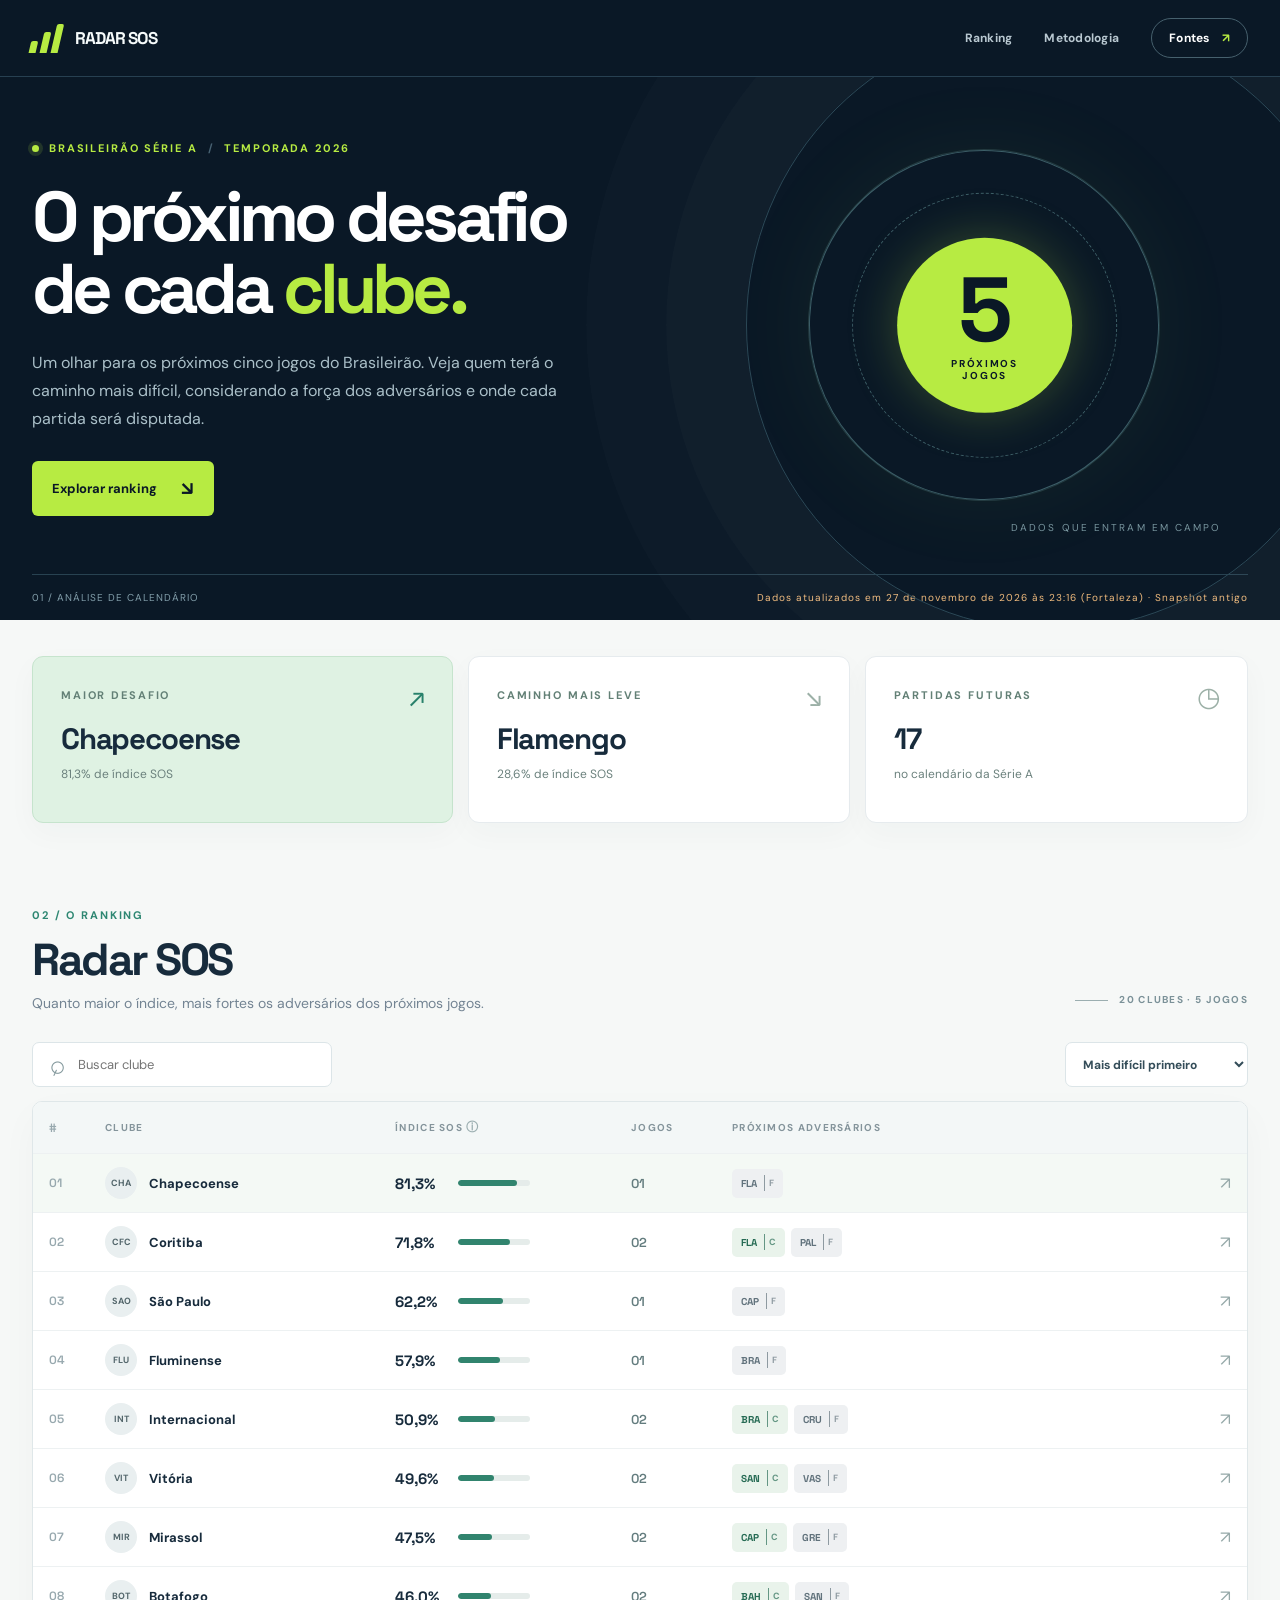
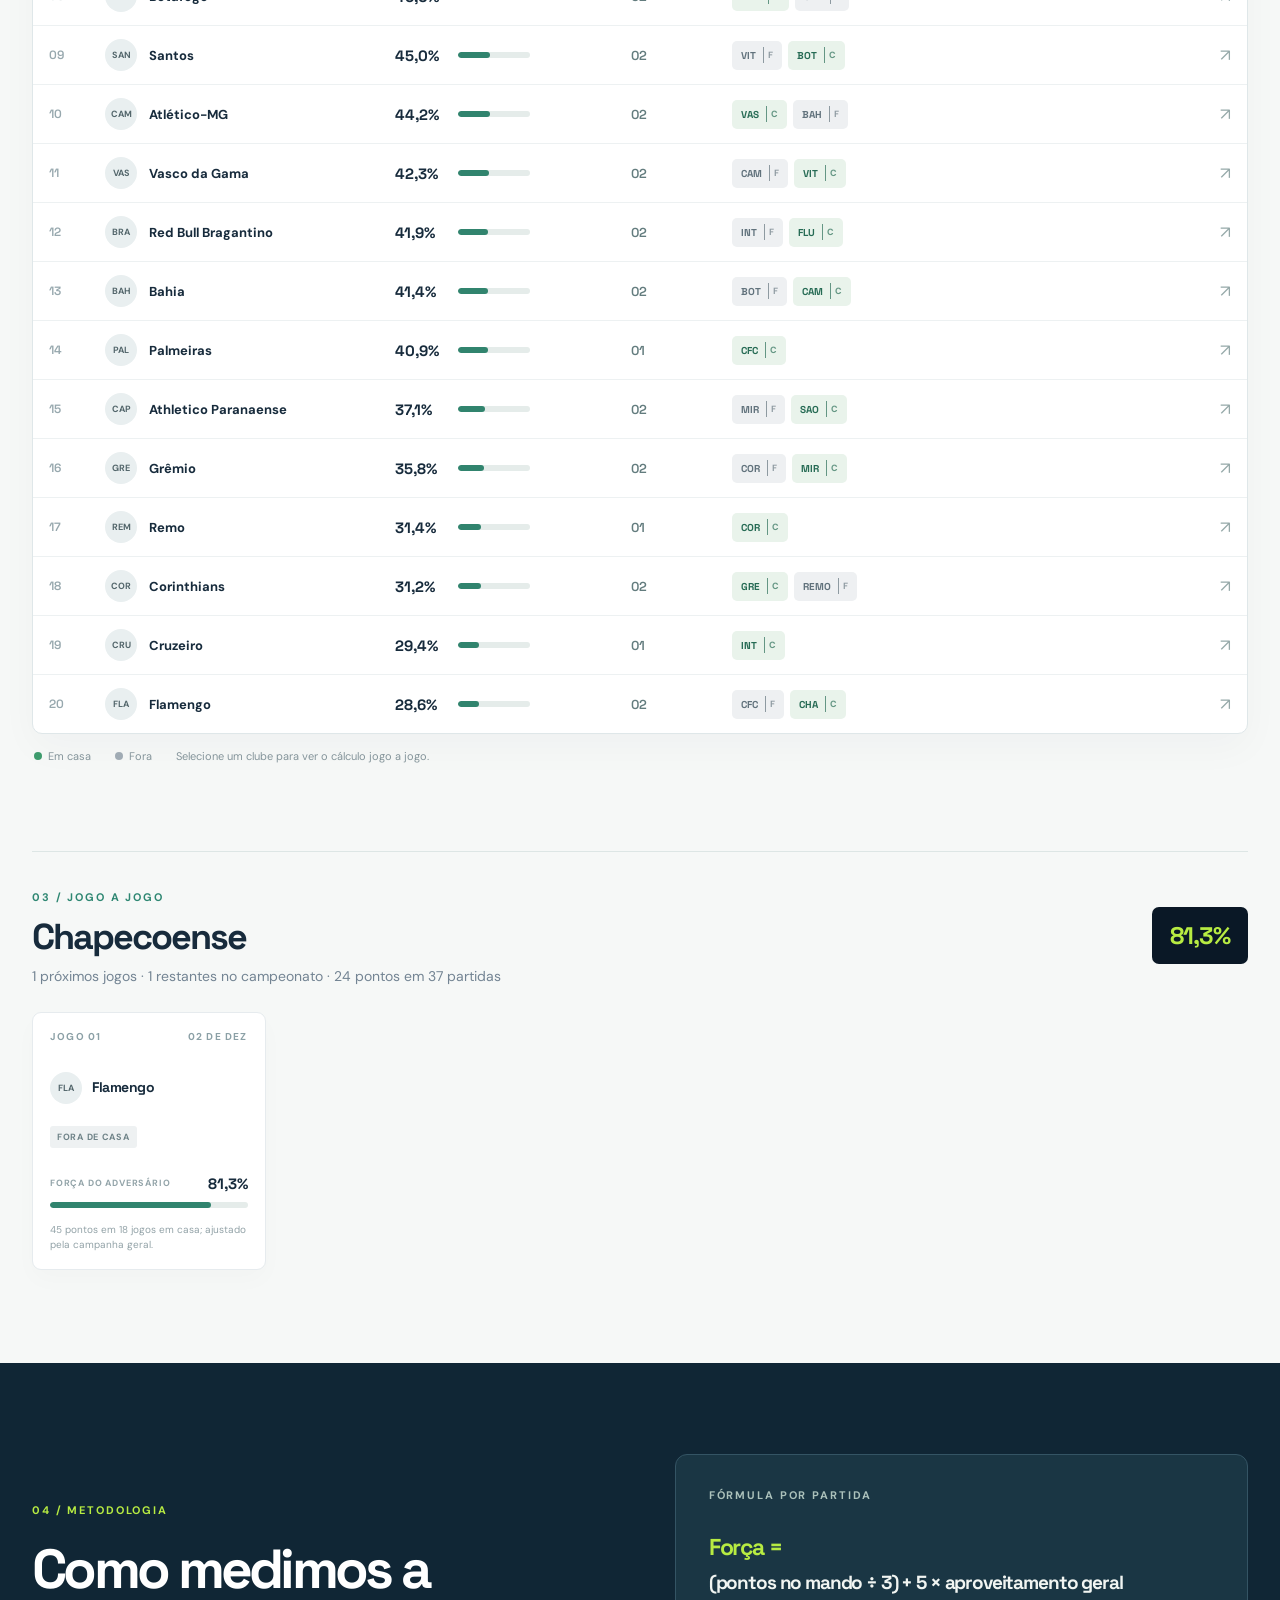
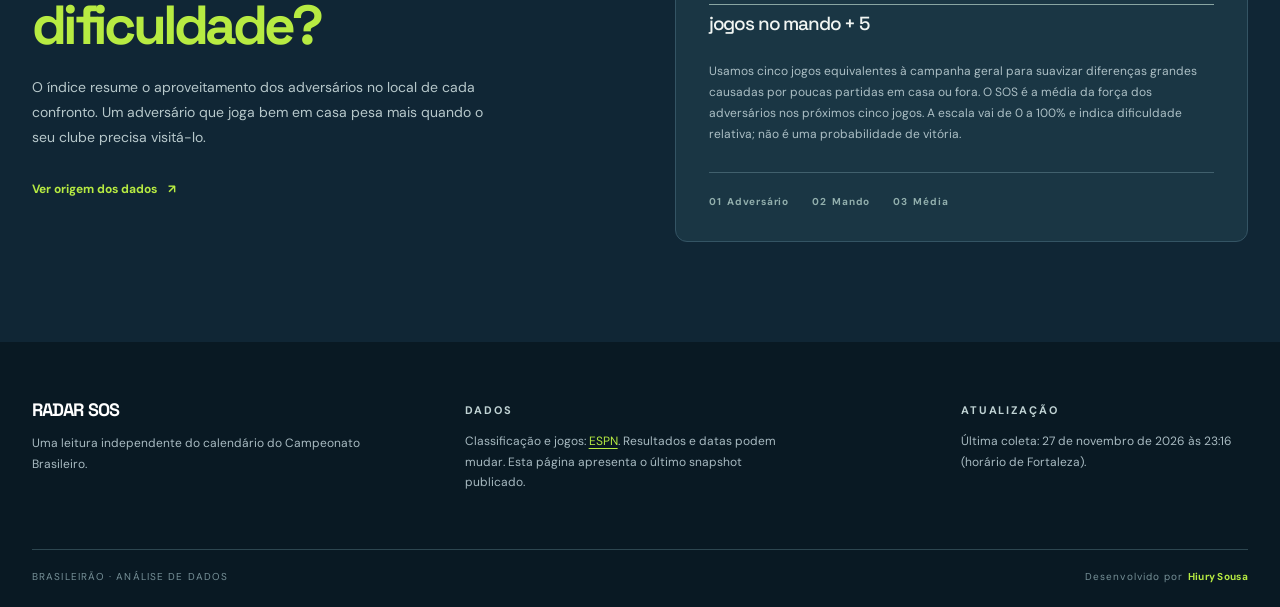
<file: index.html>
<!doctype html>
<html lang="pt-BR">
<head>
  <meta charset="utf-8">
  <meta name="viewport" content="width=device-width, initial-scale=1">
  <meta name="theme-color" content="#0a1826">
  <meta name="description" content="Radar SOS: ranking de dificuldade dos próximos cinco jogos de cada clube do Brasileirão Série A, com dados da ESPN e ajuste por mando de campo.">
  <title>Radar SOS | Brasileirão</title>
  <link rel="icon" type="image/svg+xml" href="favicon.svg">
  <link rel="preconnect" href="https://fonts.googleapis.com">
  <link rel="preconnect" href="https://fonts.gstatic.com" crossorigin>
  <link href="https://fonts.googleapis.com/css2?family=DM+Sans:wght@400;500;600;700&family=Space+Grotesk:wght@400;500;600;700&display=swap" rel="stylesheet">
  <link rel="stylesheet" href="assets/style.css">
  <script src="assets/app.js" defer></script>
</head>
<body>
  <header class="site-header">
    <div class="shell header-inner">
      <a class="brand" href="#top" aria-label="Radar SOS, início"><span class="brand-mark" aria-hidden="true"><i></i><i></i><i></i></span><span>RADAR SOS</span></a>
      <nav aria-label="Navegação principal"><a href="#ranking">Ranking</a><a href="#metodologia">Metodologia</a><a class="source-link" href="#fontes">Fontes <span aria-hidden="true">↗</span></a></nav>
    </div>
  </header>

  <main id="top">
    <section class="hero">
      <div class="shell hero-grid">
        <div class="hero-copy">
          <div class="eyebrow"><span class="live-dot"></span> BRASILEIRÃO SÉRIE A <span class="eyebrow-divider">/</span> <span id="season-label">TEMPORADA</span></div>
          <h1>O próximo desafio<br>de cada <em>clube.</em></h1>
          <p>Um olhar para os próximos cinco jogos do Brasileirão. Veja quem terá o caminho mais difícil, considerando a força dos adversários e onde cada partida será disputada.</p>
          <a class="primary-link" href="#ranking">Explorar ranking <span aria-hidden="true">↘</span></a>
        </div>
        <div class="hero-visual" aria-hidden="true">
          <div class="pitch pitch-outer"><div class="pitch pitch-middle"><div class="pitch pitch-inner"><span>5</span><small>PRÓXIMOS<br>JOGOS</small></div></div></div>
          <span class="visual-caption">DADOS QUE ENTRAM EM CAMPO</span>
        </div>
      </div>
      <div class="shell hero-bottom"><span>01 / ANÁLISE DE CALENDÁRIO</span><span id="refresh-label">Carregando dados…</span></div>
    </section>

    <section class="overview shell" aria-label="Resumo do ranking">
      <div class="overview-card overview-lead"><span class="stat-kicker">MAIOR DESAFIO</span><div class="stat-value" id="hardest-team">—</div><span class="stat-note" id="hardest-score">Aguardando dados</span><span class="stat-icon" aria-hidden="true">↗</span></div>
      <div class="overview-card"><span class="stat-kicker">CAMINHO MAIS LEVE</span><div class="stat-value" id="easiest-team">—</div><span class="stat-note" id="easiest-score">Aguardando dados</span><span class="stat-icon" aria-hidden="true">↘</span></div>
      <div class="overview-card"><span class="stat-kicker">PARTIDAS FUTURAS</span><div class="stat-value" id="remaining-games">—</div><span class="stat-note">no calendário da Série A</span><span class="stat-icon" aria-hidden="true">◷</span></div>
    </section>

    <section id="ranking" class="ranking-section shell">
      <div class="section-heading"><div><span class="section-kicker">02 / O RANKING</span><h2>Radar SOS</h2><p>Quanto maior o índice, mais fortes os adversários dos próximos jogos.</p></div><div class="heading-aside"><span class="aside-line"></span> 20 CLUBES · 5 JOGOS</div></div>
      <div class="toolbar"><label class="search-box"><span aria-hidden="true">⌕</span><span class="sr-only">Buscar clube</span><input id="search" type="search" placeholder="Buscar clube" autocomplete="off"></label><label class="sort-box"><span class="sr-only">Ordenar ranking</span><select id="sort"><option value="hardest">Mais difícil primeiro</option><option value="easiest">Mais fácil primeiro</option></select></label></div>
      <div class="table-frame"><table><thead><tr><th class="rank-cell">#</th><th>CLUBE</th><th>ÍNDICE SOS <span title="Média da força dos adversários no local dos próximos cinco jogos">ⓘ</span></th><th>JOGOS</th><th>PRÓXIMOS ADVERSÁRIOS</th><th class="action-cell"></th></tr></thead><tbody id="ranking-body"><tr><td colspan="6" class="table-message">Carregando ranking…</td></tr></tbody></table></div>
      <p class="table-footnote"><span class="legend-item"><i class="legend-home"></i> Em casa</span><span class="legend-item"><i class="legend-away"></i> Fora</span><span>Selecione um clube para ver o cálculo jogo a jogo.</span></p>
      <div id="page-error" class="page-error" role="alert" hidden></div>
    </section>

    <section id="detalhes" class="detail-section shell" aria-live="polite"><div class="detail-heading"><div><span class="section-kicker">03 / JOGO A JOGO</span><h2 id="detail-title">Selecione um clube</h2><p id="detail-subtitle">Veja como cada adversário contribui para o índice.</p></div><span class="detail-score" id="detail-score">—</span></div><div class="game-grid" id="game-grid"></div></section>

    <section id="metodologia" class="method-section"><div class="shell method-grid"><div><span class="section-kicker">04 / METODOLOGIA</span><h2>Como medimos a<br><em>dificuldade?</em></h2><p>O índice resume o aproveitamento dos adversários no local de cada confronto. Um adversário que joga bem em casa pesa mais quando o seu clube precisa visitá-lo.</p><a href="#fontes">Ver origem dos dados <span aria-hidden="true">↗</span></a></div><div class="formula-panel"><div class="formula-label">FÓRMULA POR PARTIDA</div><div class="formula">Força = <span>(pontos no mando ÷ 3) + 5 × aproveitamento geral</span><b>jogos no mando + 5</b></div><p>Usamos cinco jogos equivalentes à campanha geral para suavizar diferenças grandes causadas por poucas partidas em casa ou fora. O SOS é a média da força dos adversários nos próximos cinco jogos. A escala vai de 0 a 100% e indica dificuldade relativa; não é uma probabilidade de vitória.</p><div class="formula-meta"><span>01&nbsp; Adversário</span><span>02&nbsp; Mando</span><span>03&nbsp; Média</span></div></div></div></section>
  </main>

  <footer id="fontes"><div class="shell footer-grid"><div><span class="footer-brand">RADAR SOS</span><p>Uma leitura independente do calendário do Campeonato Brasileiro.</p></div><div><span class="footer-label">DADOS</span><p>Classificação e jogos: <a id="standings-link" href="https://www.espn.com.br/futebol/classificacao/_/liga/bra.1" target="_blank" rel="noopener noreferrer">ESPN</a>. Resultados e datas podem mudar. Esta página apresenta o último snapshot publicado.</p></div><div><span class="footer-label">ATUALIZAÇÃO</span><p id="footer-updated">Carregando…</p></div></div><div class="shell footer-bottom"><span>BRASILEIRÃO · ANÁLISE DE DADOS</span><span>Desenvolvido por <a href="https://www.linkedin.com/in/hiurysousa/" target="_blank" rel="noopener noreferrer">Hiury Sousa</a></span></div></footer>
</body>
</html>
</file>
<file: assets/style.css>
:root{--navy:#0a1826;--navy-2:#102336;--ink:#172b3c;--muted:#738493;--line:#e6ebee;--paper:#f6f8f7;--green:#b7eb42;--teal:#176f69;--white:#fff}
*{box-sizing:border-box}html{scroll-behavior:smooth}body{margin:0;background:var(--paper);color:var(--ink);font-family:'DM Sans',sans-serif}button,input,select{font:inherit}a{color:inherit;text-decoration:none}.shell{width:min(1240px,calc(100% - 64px));margin:auto}.sr-only{position:absolute;width:1px;height:1px;padding:0;margin:-1px;overflow:hidden;clip:rect(0,0,0,0);white-space:nowrap;border:0}
.site-header{background:var(--navy);color:#f6fbfb;border-bottom:1px solid #274051}.header-inner{height:76px;display:flex;align-items:center;justify-content:space-between;gap:24px}.brand{display:flex;align-items:center;gap:13px;font-family:'Space Grotesk',sans-serif;font-weight:700;font-size:17px;letter-spacing:-.055em;white-space:nowrap}.brand-mark{width:30px;height:30px;display:flex;align-items:flex-end;gap:4px;transform:skew(-13deg)}.brand-mark i{display:block;width:7px;background:var(--green);border-radius:2px 2px 0 0}.brand-mark i:nth-child(1){height:12px}.brand-mark i:nth-child(2){height:21px}.brand-mark i:nth-child(3){height:29px}.site-header nav{display:flex;align-items:center;gap:32px;font-size:12px;font-weight:700;letter-spacing:.02em}.site-header nav a{color:#b9c8d1;transition:color .2s}.site-header nav a:hover{color:var(--green)}.site-header nav .source-link{border:1px solid #46606d;border-radius:99px;padding:11px 17px;color:white}.source-link span{margin-left:9px;color:var(--green)}
.hero{background:var(--navy);color:var(--white);overflow:hidden}.hero-grid{min-height:480px;display:grid;grid-template-columns:1.3fr 1fr;align-items:center;position:relative}.hero-copy{padding:64px 0 58px;position:relative;z-index:2}.eyebrow,.section-kicker,.stat-kicker,.formula-label,.footer-label{font-size:11px;letter-spacing:.17em;font-weight:700}.eyebrow{display:flex;align-items:center;gap:10px;color:var(--green)}.eyebrow-divider{color:#486273}.live-dot{height:7px;width:7px;border-radius:50%;background:var(--green);box-shadow:0 0 0 4px #b7eb4222}.hero h1,.method-section h2{font:700 clamp(46px,5.5vw,78px)/1.02 'Space Grotesk',sans-serif;letter-spacing:-.067em;margin:27px 0 23px}.hero h1 em,.method-section h2 em{font-style:normal;color:var(--green)}.hero-copy>p{font-size:16px;line-height:1.75;color:#abc0c9;max-width:580px;margin:0 0 28px}.primary-link{background:var(--green);color:var(--navy);border-radius:6px;padding:15px 20px;display:inline-flex;gap:24px;align-items:center;font-weight:700;font-size:13px;transition:transform .2s,background .2s}.primary-link:hover{transform:translateY(-2px);background:#c9fa64}.primary-link span{font-size:19px}.hero-visual{height:100%;min-height:400px;position:relative;display:grid;place-items:center}.hero-visual:before{content:'';position:absolute;width:610px;height:610px;border:1px solid #2c4957;border-radius:50%;left:5%;top:50%;transform:translateY(-50%);box-shadow:0 0 0 80px #ffffff04,0 0 0 160px #ffffff03}.pitch{border:1px solid #3c5e67;border-radius:50%;display:grid;place-items:center}.pitch-outer{width:350px;height:350px;transform:rotate(-19deg);box-shadow:0 0 0 1px #44666a66,0 0 90px #9adc3b10}.pitch-middle{width:265px;height:265px;border-style:dashed}.pitch-inner{width:175px;height:175px;background:var(--green);color:var(--navy);display:flex;flex-direction:column;justify-content:center;align-items:center;transform:rotate(19deg);border:none;box-shadow:0 0 50px #b7eb4240}.pitch-inner span{width:100%;font:700 91px/.9 'Space Grotesk',sans-serif;font-variant-numeric:tabular-nums;letter-spacing:0;text-align:center}.pitch-inner small{font-size:10px;line-height:1.2;letter-spacing:.19em;font-weight:700;text-align:center;margin-top:7px}.visual-caption{position:absolute;bottom:40px;right:5%;font-size:10px;color:#78959e;letter-spacing:.21em}.hero-bottom{height:46px;border-top:1px solid #284251;display:flex;align-items:center;justify-content:space-between;color:#829eaa;font-size:10px;letter-spacing:.1em}.hero-bottom .stale{color:#f1bb7d}
.overview{display:grid;grid-template-columns:1.1fr 1fr 1fr;gap:15px;margin-top:36px;margin-bottom:80px}.overview-card{background:#fff;border:1px solid var(--line);border-radius:11px;padding:26px 28px 25px;min-height:167px;position:relative;box-shadow:0 10px 30px #1b354508}.overview-lead{background:#dff2e3;border-color:#c6e4cd}.stat-kicker{color:#638076}.stat-value{font:700 clamp(22px,2.3vw,30px)/1.2 'Space Grotesk',sans-serif;letter-spacing:-.04em;margin:18px 0 5px;max-width:90%}.stat-note{font-size:12px;color:#6b817d}.stat-icon{position:absolute;right:26px;top:22px;color:#9cb0a7;font-size:27px;font-family:'Space Grotesk',sans-serif}.overview-lead .stat-icon{color:#28816b}
.ranking-section{padding-bottom:88px;scroll-margin-top:28px}.section-heading{display:flex;justify-content:space-between;align-items:end;margin-bottom:28px}.section-kicker{color:#2e8772}.section-heading h2,.detail-heading h2{font:700 clamp(31px,3.5vw,46px)/1.08 'Space Grotesk',sans-serif;letter-spacing:-.055em;margin:12px 0 9px}.section-heading p,.detail-heading p{color:var(--muted);font-size:14px;margin:0;line-height:1.5}.heading-aside{font-size:10px;letter-spacing:.13em;font-weight:700;color:#7b9198;white-space:nowrap;padding-bottom:8px}.aside-line{display:inline-block;width:33px;height:1px;background:#9baeb0;vertical-align:middle;margin-right:8px}.toolbar{display:flex;justify-content:space-between;gap:12px;margin-bottom:14px}.search-box,.sort-box{background:#fff;border:1px solid #dce5e8;border-radius:7px;display:flex;align-items:center;height:45px}.search-box{width:300px;padding:0 15px;gap:12px}.search-box span[aria-hidden]{font-size:27px;line-height:1;color:#84999d;transform:rotate(-20deg)}.search-box input{border:0;outline:0;min-width:0;width:100%;font-size:13px;background:transparent;color:var(--ink)}.search-box:focus-within,.sort-box:focus-within{outline:2px solid #76b799;outline-offset:1px}.sort-box select{height:100%;padding:0 34px 0 13px;border:0;outline:0;background:transparent;font-size:12px;font-weight:700;color:#344d59;cursor:pointer}.table-frame{border:1px solid #dfe7e9;background:white;border-radius:10px;overflow-x:auto;box-shadow:0 14px 38px #162b3b08}table{border-collapse:collapse;width:100%;min-width:920px}thead{background:#f3f7f7}th{text-align:left;font-size:10px;letter-spacing:.13em;color:#84949b;font-weight:700;padding:17px 16px;white-space:nowrap}th:nth-child(2){min-width:210px}th:nth-child(3){min-width:174px}th:nth-child(5){min-width:360px}th span{letter-spacing:0;font-size:12px;color:#9baeb0}tbody tr{border-top:1px solid #edf1f2;transition:background .15s}tbody tr:hover,tbody tr.selected{background:#f4f9f5}td{padding:13px 16px;font-size:13px}.rank-cell{width:56px;color:#97a8ae;font:600 12px 'Space Grotesk',sans-serif}.team-button{border:0;background:transparent;cursor:pointer;display:flex;align-items:center;gap:12px;text-align:left;padding:0;color:var(--ink);font-weight:700;max-width:100%}.team-button:hover span:last-child{text-decoration:underline;text-decoration-color:#73b78d;text-underline-offset:3px}.team-badge{height:32px;width:32px;flex:0 0 32px;display:grid;place-items:center;background:#e9eff0;border-radius:50%;font-size:9px;font-weight:700;color:#53666b;position:relative;overflow:hidden}.team-badge img{height:28px;width:28px;object-fit:contain;position:absolute;background:#e9eff0}.score-cell{display:flex;align-items:center;gap:12px}.score-cell strong{font:700 15px 'Space Grotesk',sans-serif;min-width:51px}.score-track,.game-track{display:block;background:#e5ecea;height:6px;border-radius:5px;overflow:hidden}.score-track{width:72px}.score-fill,.game-track span{display:block;height:100%;background:#31846e;border-radius:5px}.games-count{font:600 13px 'Space Grotesk',sans-serif;color:#637c7e}.opponent-list{display:flex;gap:6px;white-space:nowrap}.opponent-chip{height:29px;display:flex;align-items:center;border-radius:5px;background:#e9f3eb;color:#266b54;padding:0 5px 0 9px;gap:7px}.opponent-chip.away{background:#eef0f2;color:#61727c}.opponent-chip b{font:700 10px 'Space Grotesk',sans-serif}.opponent-chip small{font:700 9px 'DM Sans',sans-serif;opacity:.68;padding:2px 4px;border-left:1px solid currentColor}.action-cell{width:34px;color:#96a9a9}.row-arrow{font-size:17px}.table-message{text-align:center;padding:42px;color:#71838b}.table-footnote{margin:15px 2px 0;color:#84949a;display:flex;gap:24px;align-items:center;font-size:11px;flex-wrap:wrap}.legend-item{display:inline-flex;align-items:center;gap:6px}.legend-item i{width:8px;height:8px;display:inline-block;border-radius:50%}.legend-home{background:#3d9b6d}.legend-away{background:#a0abb4}.page-error{background:#fff1e8;color:#8a3a19;padding:16px;border-radius:7px;margin-top:16px;font-size:13px;line-height:1.5}
.detail-section{padding:33px 0 93px;border-top:1px solid #dde6e5;scroll-margin-top:26px}.detail-heading{display:flex;justify-content:space-between;align-items:center;gap:20px;margin-bottom:25px}.detail-heading h2{font-size:36px}.detail-score{background:var(--navy);color:var(--green);font:700 24px 'Space Grotesk',sans-serif;letter-spacing:-.04em;border-radius:7px;padding:13px 18px}.game-grid{display:grid;grid-template-columns:repeat(5,minmax(0,1fr));gap:12px}.game-card{min-width:0;background:white;border:1px solid var(--line);border-radius:9px;padding:17px;box-shadow:0 10px 25px #1a3b4805}.game-top{display:flex;justify-content:space-between;color:#8ba0a6;font-size:10px;letter-spacing:.12em;font-weight:700}.game-opponent{display:flex;align-items:center;gap:10px;margin:25px 0 16px;min-height:40px}.game-opponent strong{font:700 14px/1.2 'Space Grotesk',sans-serif;letter-spacing:-.03em}.venue-tag{font-size:9px;letter-spacing:.08em;font-weight:700;padding:5px 7px;background:#e7f4e9;border-radius:3px;color:#28754b}.venue-tag.away{background:#eef1f2;color:#6f8388}.game-score{display:flex;justify-content:space-between;align-items:center;gap:8px;margin-top:29px}.game-score span{font-size:9px;line-height:1.2;letter-spacing:.09em;font-weight:700;color:#93a4a9}.game-score b{font:700 15px 'Space Grotesk',sans-serif}.game-track{margin-top:9px}.game-explanation{font-size:10px;line-height:1.5;color:#92a2a7;margin:14px 0 0}.no-games{font-size:14px;color:var(--muted)}
.method-section{background:#102635;color:white;padding:91px 0 100px}.method-grid{display:grid;grid-template-columns:1fr 1.1fr;gap:10%;align-items:center}.method-section .section-kicker{color:var(--green)}.method-section h2{font-size:clamp(39px,4.3vw,59px);margin:22px 0}.method-grid>div:first-child>p{color:#b7c8cb;font-size:14px;line-height:1.8;max-width:455px}.method-grid a{font-size:12px;color:var(--green);font-weight:700;display:inline-block;margin-top:17px}.method-grid a span{margin-left:8px}.formula-panel{background:#1a3644;border:1px solid #345464;border-radius:12px;padding:33px}.formula-label{color:#abc1bb}.formula{margin:31px 0 24px;color:var(--green);font:700 23px/1.3 'Space Grotesk',sans-serif;letter-spacing:-.05em}.formula span,.formula b{display:block;font-size:19px;color:#f1f5f2}.formula span{margin-top:8px;border-bottom:1px solid #89a5a2;padding-bottom:9px}.formula b{padding-top:7px;font-weight:500}.formula-panel p{font-size:12px;line-height:1.75;color:#acbfc5}.formula-meta{border-top:1px solid #41606d;margin-top:27px;padding-top:22px;display:flex;gap:23px;color:#92afad;font-size:10px;letter-spacing:.08em;font-weight:700}
footer{background:#091923;color:#a8bac1;padding:56px 0 0}.footer-grid{display:grid;grid-template-columns:1.2fr 1.4fr .9fr;gap:50px}.footer-brand{font:700 18px 'Space Grotesk',sans-serif;color:white;letter-spacing:-.05em}.footer-label{color:#c0d3d4}.footer-grid p{line-height:1.7;font-size:12px;max-width:330px}.footer-grid a{color:var(--green);text-decoration:underline;text-underline-offset:3px}.footer-bottom{border-top:1px solid #2d4650;margin-top:45px;padding:20px 0 24px;display:flex;justify-content:space-between;font-size:10px;letter-spacing:.11em;color:#779198}
@media(max-width:1000px){.game-grid{grid-template-columns:repeat(3,minmax(0,1fr))}.hero-visual{opacity:.65}.hero-grid{grid-template-columns:1.3fr .7fr}.pitch-outer{width:280px;height:280px}.pitch-middle{width:210px;height:210px}.pitch-inner{width:145px;height:145px}.pitch-inner span{font-size:72px}.method-grid{gap:5%}}
@media(max-width:700px){.shell{width:min(100% - 34px,560px)}.header-inner{height:65px}.brand{font-size:14px}.brand-mark{transform:skew(-13deg) scale(.85)}.site-header nav{gap:15px;font-size:11px}.site-header nav a:nth-child(2){display:none}.site-header nav .source-link{padding:8px 10px}.hero-grid{min-height:440px;display:block}.hero-copy{padding:65px 0 70px}.hero h1{font-size:clamp(44px,9.2vw,65px)}.hero-copy>p{font-size:14px;max-width:430px}.hero-visual{position:absolute;right:-215px;top:60px;opacity:.22;min-height:0;width:390px;height:370px}.visual-caption{display:none}.hero-bottom{height:auto;min-height:51px;gap:14px;font-size:9px;line-height:1.5}.hero-bottom span:last-child{text-align:right}.overview{grid-template-columns:1fr 1fr;margin-top:19px;margin-bottom:67px}.overview-lead{grid-column:span 2}.overview-card{padding:21px;min-height:136px}.stat-value{font-size:21px}.stat-icon{right:18px;top:18px;font-size:23px}.section-heading{align-items:start}.heading-aside{display:none}.section-heading h2{font-size:34px}.toolbar{flex-wrap:wrap}.search-box{flex:1;min-width:180px}.sort-box{flex:1;min-width:170px}.sort-box select{width:100%}.detail-section{padding-bottom:70px}.detail-heading h2{font-size:31px}.detail-score{font-size:18px;padding:11px}.game-grid{grid-template-columns:repeat(2,minmax(0,1fr))}.method-section{padding:65px 0}.method-grid{grid-template-columns:1fr;gap:38px}.method-section h2{font-size:43px}.formula-panel{padding:24px}.footer-grid{grid-template-columns:1fr;gap:18px}.footer-bottom span:last-child{display:none}}
@media(max-width:420px){.brand{font-size:12px;gap:7px}.site-header nav a:first-child{display:none}.overview-card:not(.overview-lead) .stat-value{font-size:18px}.game-grid{grid-template-columns:1fr}.game-card{padding:20px}.game-opponent{margin:18px 0}.game-score{margin-top:18px}.formula{font-size:20px}.formula span,.formula b{font-size:16px}}
.footer-bottom a{color:var(--green);font-weight:700;text-decoration:none;letter-spacing:.03em}
.footer-bottom a:hover,.footer-bottom a:focus-visible{text-decoration:underline;text-underline-offset:3px}
@media(max-width:700px){.footer-bottom{gap:8px;flex-wrap:wrap}.footer-bottom span:last-child{display:inline}}
</file>
